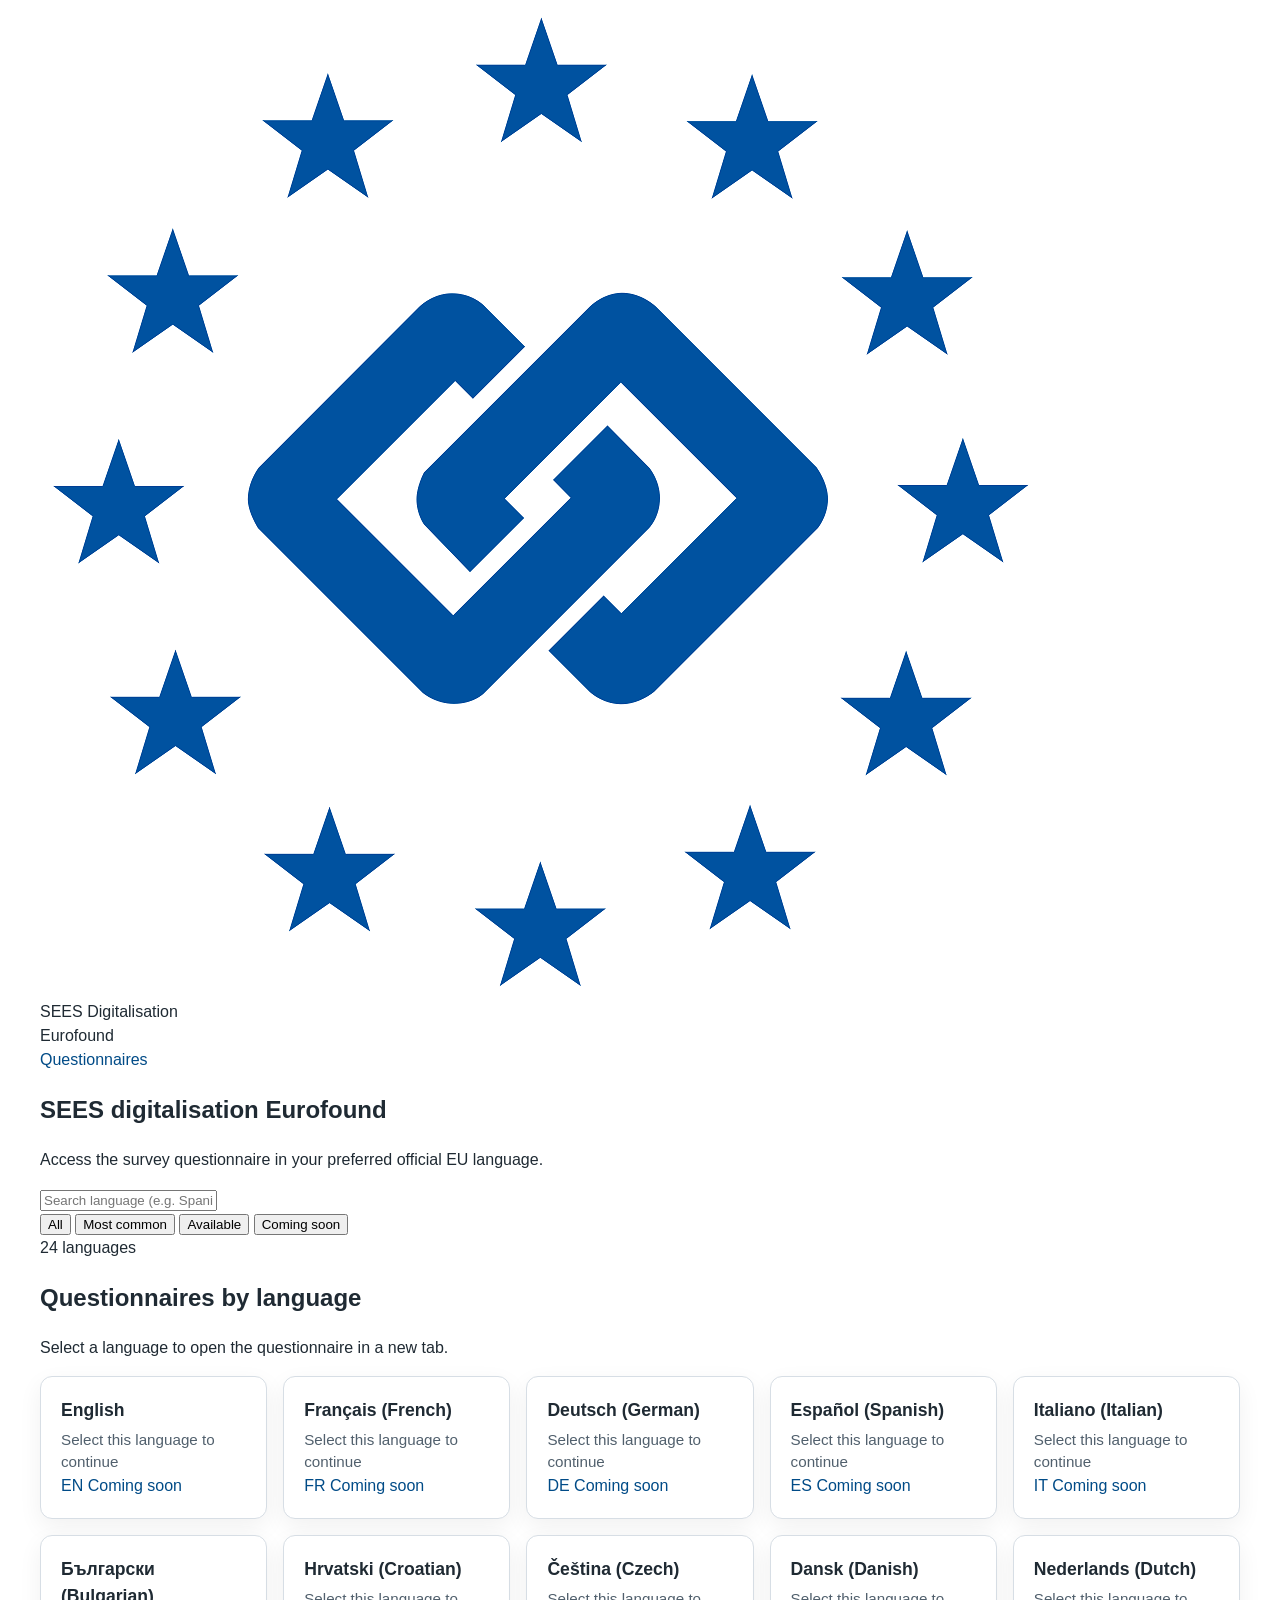
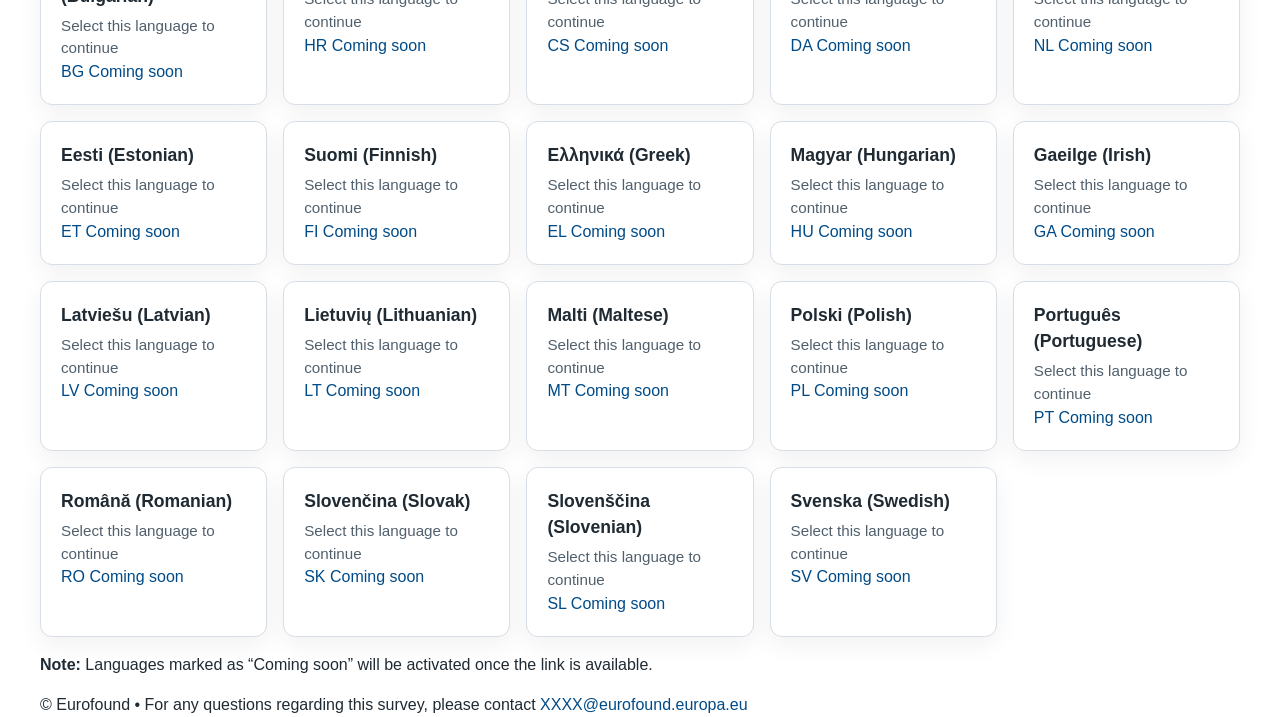
<file: index.html>
<!DOCTYPE html>
<html lang="en">
<head>
  <link rel="icon" type="image/png" href="eurofound-logo.png">
  <meta charset="UTF-8" />
  <title>SEES Digitalisation Eurofound</title>
  <meta name="viewport" content="width=device-width, initial-scale=1.0" />

  <!-- CSS correcto -->
  <link rel="stylesheet" href="assets/css/style.css">
</head>

<body>

  <!-- TOP BAR -->
  <header class="topbar">
    <div class="container topbar-inner">
      <div class="brand">
        <img src="eurofound-logo.png" alt="Eurofound logo" class="brand-logo">
        <div>
          <div class="brand-title">SEES Digitalisation</div>
          <div class="brand-subtitle">Eurofound</div>
        </div>
      </div>

      <nav class="topbar-actions">
        <a href="#languages" class="toplink">Questionnaires</a>
      </nav>
    </div>
  </header>

  <!-- HERO -->
  <section class="hero">
    <div class="container hero-content">
      <h1>SEES digitalisation Eurofound</h1>
      <p class="hero-lead">
        Access the survey questionnaire in your preferred official EU language.
      </p>

      <div class="hero-card">
        <input
          id="langSearch"
          class="search"
          type="text"
          placeholder="Search language (e.g. Spanish, Deutsch, Français)"
        />

        <div class="chips" id="chips">
          <button class="chip active" data-filter="all">All</button>
          <button class="chip" data-filter="common">Most common</button>
          <button class="chip" data-filter="available">Available</button>
          <button class="chip" data-filter="coming">Coming soon</button>
        </div>

        <div class="meta">
          <span id="countLabel">24 languages</span>
        </div>
      </div>
    </div>
  </section>

  <!-- LANGUAGES -->
  <main class="container">
<section id="languages" class="section questionnaires-panel">
  <h2>Questionnaires by language</h2>
  <p class="muted">
    Select a language to open the questionnaire in a new tab.
  </p>

  <div id="languagesGrid" class="language-grid"></div>

<p class="note">
  <strong>Note:</strong> Languages marked as “Coming soon” will be activated once the link is available.
</p>
</section>

  </main>

  <!-- FOOTER -->
 <footer class="footer">
  <div class="container footer-inner">
    <span>© Eurofound</span>
    <span class="dot">•</span>
    <span>
      For any questions regarding this survey, please contact
      <a href="mailto:XXXX@eurofound.europa.eu" class="footer-link">
        XXXX@eurofound.europa.eu
      </a>
    </span>
  </div>
</footer>

  <!-- SCRIPT -->
  <script>

    function flagEmoji(countryCode) {
  return countryCode
    .toUpperCase()
    .replace(/./g, char =>
      String.fromCodePoint(127397 + char.charCodeAt())
    );
}
    const LANGUAGES = [
      { code: "en", label: "English", common: true, url: "" },
      { code: "fr", label: "Français (French)", common: true, url: "" },
      { code: "de", label: "Deutsch (German)", common: true, url: "" },
      { code: "es", label: "Español (Spanish)", common: true, url: "" },
      { code: "it", label: "Italiano (Italian)", common: true, url: "" },

      { code: "bg", label: "Български (Bulgarian)", common: false, url: "" },
      { code: "hr", label: "Hrvatski (Croatian)", common: false, url: "" },
      { code: "cs", label: "Čeština (Czech)", common: false, url: "" },
      { code: "da", label: "Dansk (Danish)", common: false, url: "" },
      { code: "nl", label: "Nederlands (Dutch)", common: false, url: "" },
      { code: "et", label: "Eesti (Estonian)", common: false, url: "" },
      { code: "fi", label: "Suomi (Finnish)", common: false, url: "" },
      { code: "el", label: "Ελληνικά (Greek)", common: false, url: "" },
      { code: "hu", label: "Magyar (Hungarian)", common: false, url: "" },
      { code: "ga", label: "Gaeilge (Irish)", common: false, url: "" },
      { code: "lv", label: "Latviešu (Latvian)", common: false, url: "" },
      { code: "lt", label: "Lietuvių (Lithuanian)", common: false, url: "" },
      { code: "mt", label: "Malti (Maltese)", common: false, url: "" },
      { code: "pl", label: "Polski (Polish)", common: false, url: "" },
      { code: "pt", label: "Português (Portuguese)", common: false, url: "" },
      { code: "ro", label: "Română (Romanian)", common: false, url: "" },
      { code: "sk", label: "Slovenčina (Slovak)", common: false, url: "" },
      { code: "sl", label: "Slovenščina (Slovenian)", common: false, url: "" },
      { code: "sv", label: "Svenska (Swedish)", common: false, url: "" }
    ];

    const grid = document.getElementById("languagesGrid");
    const search = document.getElementById("langSearch");
    const chips = document.getElementById("chips");
    const countLabel = document.getElementById("countLabel");

    let activeFilter = "all";
    let query = "";

    function render() {
      grid.innerHTML = "";

      const filtered = LANGUAGES.filter(l => {
        const q = query.toLowerCase();
        const hasUrl = !!l.url;

        return (
          (!q || l.label.toLowerCase().includes(q) || l.code.includes(q)) &&
          (
            activeFilter === "all" ||
            (activeFilter === "common" && l.common) ||
            (activeFilter === "available" && hasUrl) ||
            (activeFilter === "coming" && !hasUrl)
          )
        );
      });

      countLabel.textContent = `${filtered.length} languages`;

      filtered.forEach(l => {
        const a = document.createElement("a");
        a.className = "language-card" + (l.url ? "" : " disabled");
        a.href = l.url || "#";
        if (l.url) a.target = "_blank";

        a.innerHTML = `
  <span class="language-native">${l.label}</span>
  <span class="language-english">Select this language to continue</span>

  <div class="language-meta">
    <span class="badge">${l.code.toUpperCase()}</span>
    <span class="status ${l.url ? "ready" : "soon"}">
      ${l.url ? "Available" : "Coming soon"}
    </span>
  </div>
`;

        grid.appendChild(a);
      });
    }

    search.addEventListener("input", e => {
      query = e.target.value;
      render();
    });

    chips.addEventListener("click", e => {
      if (!e.target.dataset.filter) return;
      activeFilter = e.target.dataset.filter;
      document.querySelectorAll(".chip").forEach(c => c.classList.remove("active"));
      e.target.classList.add("active");
      render();
    });

    render();
  </script>

</body>
</html>
</file>
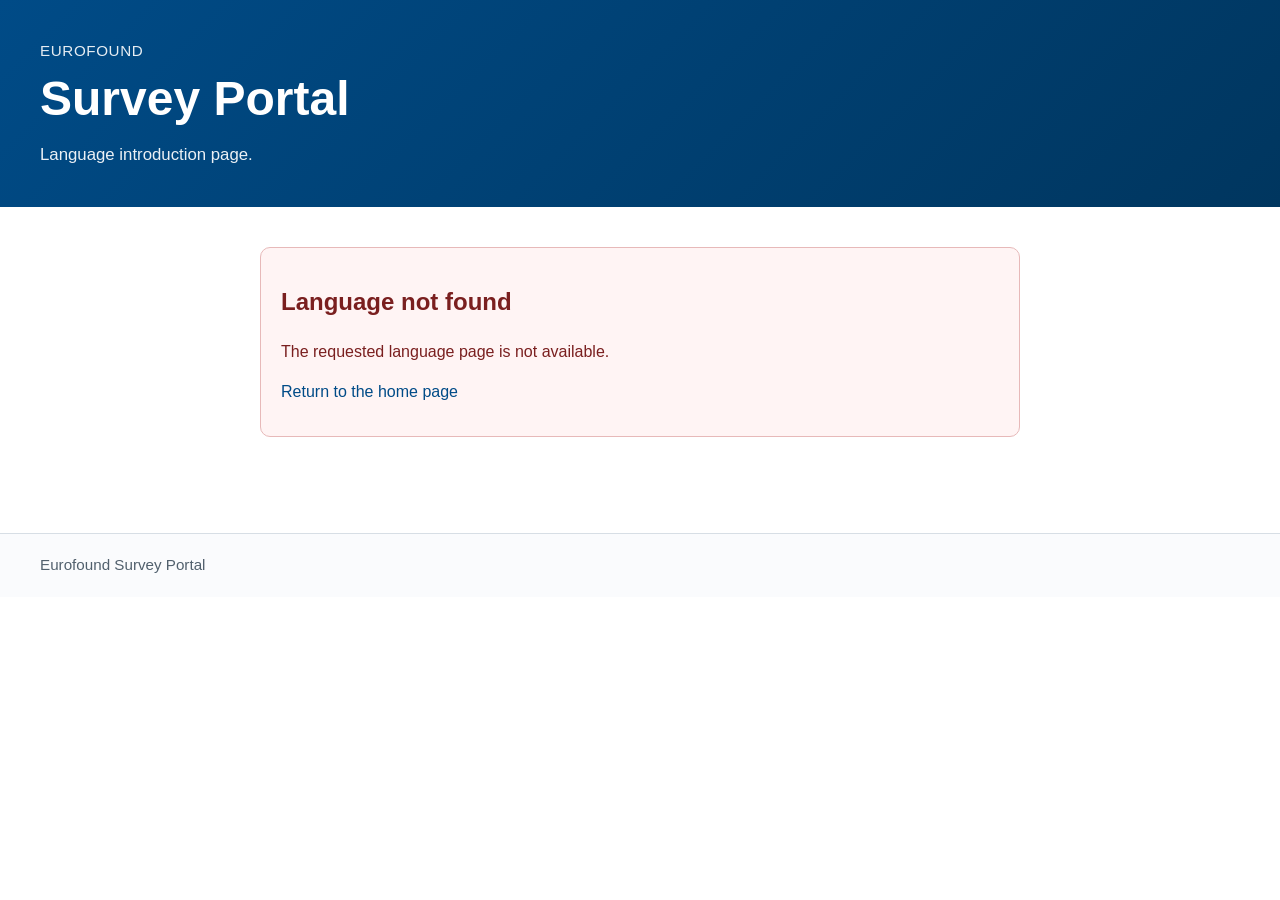
<file: language.html>
<!DOCTYPE html>
<html lang="en">
<head>
  <meta charset="UTF-8">
  <meta name="viewport" content="width=device-width, initial-scale=1.0">
  <title>Survey Language Page | Eurofound</title>
  <meta name="description" content="Eurofound Survey Portal language introduction page.">
  <link rel="stylesheet" href="assets/css/style.css">
</head>
<body>
  <a class="skip-link" href="#main-content">Skip to main content</a>

  <header class="site-header subpage-header">
    <div class="container">
      <div class="brand-block">
        <p class="eyebrow">Eurofound</p>
        <h1 id="language-page-title">Survey Portal</h1>
        <p class="lead" id="language-page-subtitle">Language introduction page.</p>
      </div>
    </div>
  </header>

  <main id="main-content" class="site-main">
    <section class="language-detail-section">
      <div class="container narrow">
        <nav class="breadcrumb" aria-label="Breadcrumb">
          <a href="index.html">Home</a>
          <span aria-hidden="true">/</span>
          <span id="breadcrumb-language">Language</span>
        </nav>

        <div class="language-panel">
          <h2 id="language-name-heading">Language</h2>
          <p id="language-intro-text">
            You are about to access the questionnaire in this language.
          </p>

          <a
            id="questionnaire-link"
            class="primary-button"
            href="#"
            target="_blank"
            rel="noopener noreferrer"
          >
            Access questionnaire
          </a>
        </div>
      </div>
    </section>
  </main>

  <footer class="site-footer">
    <div class="container">
      <p>Eurofound Survey Portal</p>
    </div>
  </footer>

  <script src="assets/js/languages.js"></script>
  <script src="assets/js/language-page.js"></script>
</body>
</html>
</file>
<file: assets/css/style.css>
:root {
  --color-primary: #004b87;
  --color-primary-dark: #00365f;
  --color-accent: #f3f6f9;
  --color-border: #d7dee5;
  --color-text: #1f2a33;
  --color-text-soft: #51606d;
  --color-white: #ffffff;
  --color-focus: #ffbf47;
  --shadow-soft: 0 8px 24px rgba(0, 0, 0, 0.06);
  --radius: 12px;
  --max-width: 1200px;
  --max-width-narrow: 760px;
  --transition: 0.2s ease;
}

*,
*::before,
*::after {
  box-sizing: border-box;
}

html {
  font-size: 16px;
}

body {
  margin: 0;
  font-family: Arial, Helvetica, sans-serif;
  color: var(--color-text);
  background-color: var(--color-white);
  line-height: 1.5;
}

img {
  max-width: 100%;
  display: block;
}

a {
  color: var(--color-primary);
  text-decoration: none;
}

a:hover {
  text-decoration: underline;
}

a:focus,
button:focus {
  outline: 3px solid var(--color-focus);
  outline-offset: 3px;
}

.skip-link {
  position: absolute;
  left: -9999px;
  top: 0;
  z-index: 999;
  background: var(--color-focus);
  color: #000000;
  padding: 0.75rem 1rem;
}

.skip-link:focus {
  left: 1rem;
  top: 1rem;
}

.container {
  width: min(100% - 2rem, var(--max-width));
  margin: 0 auto;
}

.container.narrow {
  width: min(100% - 2rem, var(--max-width-narrow));
}

.site-header {
  background: linear-gradient(135deg, var(--color-primary) 0%, var(--color-primary-dark) 100%);
  color: var(--color-white);
  padding: 3rem 0;
}

.subpage-header {
  padding: 2.5rem 0;
}

.brand-block .eyebrow {
  margin: 0 0 0.5rem 0;
  font-size: 0.95rem;
  letter-spacing: 0.04em;
  text-transform: uppercase;
  opacity: 0.9;
}

.brand-block h1 {
  margin: 0;
  font-size: clamp(2rem, 4vw, 3rem);
  line-height: 1.15;
}

.brand-block .lead {
  margin: 1rem 0 0 0;
  max-width: 760px;
  font-size: 1.05rem;
  color: rgba(255, 255, 255, 0.92);
}

.site-main {
  padding: 2.5rem 0 4rem;
}

.intro-section,
.language-detail-section {
  margin-bottom: 2rem;
}

.section-title {
  margin: 0 0 0.75rem 0;
  font-size: 1.75rem;
  color: var(--color-text);
}

.section-text {
  margin: 0;
  color: var(--color-text-soft);
  max-width: 720px;
}

.language-grid {
  display: grid;
  grid-template-columns: repeat(auto-fit, minmax(220px, 1fr));
  gap: 1rem;
}

.language-card {
  display: block;
  background-color: var(--color-white);
  border: 1px solid var(--color-border);
  border-radius: var(--radius);
  padding: 1.25rem;
  box-shadow: var(--shadow-soft);
  transition: transform var(--transition), border-color var(--transition), box-shadow var(--transition);
  min-height: 120px;
}

.language-card:hover {
  transform: translateY(-2px);
  border-color: var(--color-primary);
  text-decoration: none;
}

.language-card:focus {
  text-decoration: none;
}

.language-card .language-native {
  display: block;
  font-size: 1.1rem;
  font-weight: 700;
  color: var(--color-text);
  margin-bottom: 0.35rem;
}

.language-card .language-english {
  display: block;
  font-size: 0.95rem;
  color: var(--color-text-soft);
}

.breadcrumb {
  margin-bottom: 1.5rem;
  font-size: 0.95rem;
  color: var(--color-text-soft);
}

.breadcrumb a {
  color: var(--color-primary);
}

.language-panel {
  background-color: var(--color-white);
  border: 1px solid var(--color-border);
  border-radius: var(--radius);
  padding: 2rem;
  box-shadow: var(--shadow-soft);
}

.language-panel h2 {
  margin-top: 0;
  margin-bottom: 1rem;
  font-size: 1.75rem;
}

.language-panel p {
  margin-top: 0;
  margin-bottom: 1.5rem;
  color: var(--color-text-soft);
  font-size: 1.05rem;
}

.primary-button {
  display: inline-block;
  background-color: var(--color-primary);
  color: var(--color-white);
  padding: 0.85rem 1.25rem;
  border-radius: 8px;
  font-weight: 700;
  transition: background-color var(--transition);
}

.primary-button:hover {
  background-color: var(--color-primary-dark);
  text-decoration: none;
}

.primary-button:visited {
  color: var(--color-white);
}

.site-footer {
  border-top: 1px solid var(--color-border);
  padding: 1.25rem 0;
  color: var(--color-text-soft);
  background-color: #fafbfd;
}

.site-footer p {
  margin: 0;
  font-size: 0.95rem;
}

.error-message {
  background: #fff4f4;
  border: 1px solid #e7b9b9;
  color: #7a1f1f;
  border-radius: 10px;
  padding: 1rem 1.25rem;
}

@media (max-width: 640px) {
  .site-header {
    padding: 2.25rem 0;
  }

  .language-panel {
    padding: 1.5rem;
  }
}
</file>
